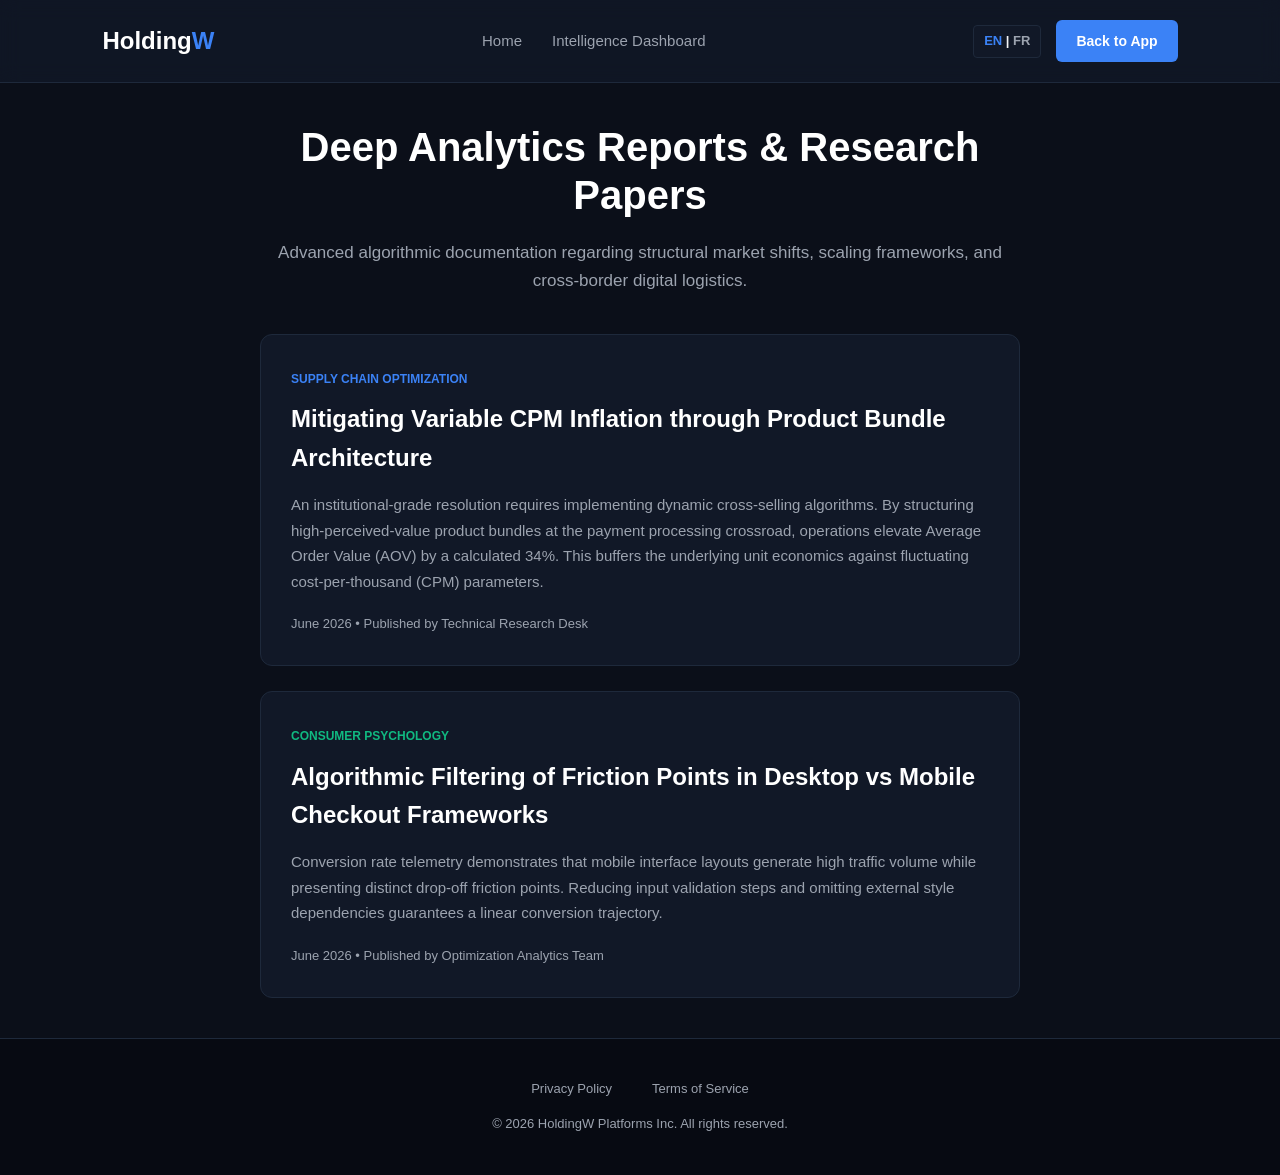
<file: blog.html>
<!DOCTYPE html>
<html lang="en">
<head>
    <meta charset="UTF-8">
    <meta name="viewport" content="width=device-width, initial-scale=1.0">
    <title>Advanced E-Commerce Intelligence Reports | HoldingW</title>
    <link rel="icon" type="image/png" href="https://img.icons8.com/fluency/48/w.png">
    
    <!-- SEO Tags Essentials -->
    <meta name="description" content="Advanced algorithmic documentation, structural market shifts, and e-commerce research papers by HoldingW Analytics.">
    <meta name="keywords" content="HoldingW, research papers, market analytics, e-commerce reports, HoldingW Analytics">
    <meta name="robots" content="index, follow">

    <link rel="stylesheet" href="style.css">
</head>
<body>

    <header>
        <div class="logo">Holding<span>W</span></div>
        <nav>
            <ul>
                <li><a href="index.html" data-i18n="navHome">Home</a></li>
                <li><a href="index.html" data-i18n="navDashboard">Intelligence Dashboard</a></li>
            </ul>
        </nav>
        
        <!-- سيستم اللغات المحفوظ ف الـ LocalStorage -->
        <div style="display: flex; align-items: center; gap: 15px;">
            <div style="font-size: 13px; font-weight: bold; background: #111827; padding: 5px 10px; border-radius: 4px; border: 1px solid #1e293b; user-select: none;">
                <span id="lang-en" onclick="switchLang('en')" style="cursor:pointer;">EN</span> | 
                <span id="lang-fr" onclick="switchLang('fr')" style="cursor:pointer;">FR</span>
            </div>
            <a href="index.html" class="btn-trial" data-i18n="blogBackBtn">Back to App</a>
        </div>
    </header>

    <section class="hero" style="padding: 40px 20px 20px 20px;">
        <h1 data-i18n="blogHeroTitle">Deep Analytics Reports & Research Papers</h1>
        <p data-i18n="blogHeroDesc">Advanced algorithmic documentation regarding structural market shifts, scaling frameworks, and cross-border digital logistics.</p>
    </section>

    <main style="max-width: 800px; margin: 20px auto; padding: 0 20px;">
        
        <!-- Report 1 -->
        <article style="background-color: var(--card-bg); border: 1px solid #1e293b; border-radius: 12px; padding: 30px; margin-bottom: 25px;">
            <span data-i18n="blogArt1Cat" style="color: var(--accent-color); font-size: 12px; font-weight: bold; text-transform: uppercase;">Supply Chain Optimization</span>
            <h2 data-i18n="blogArt1Title" style="color: #fff; font-size: 24px; margin: 10px 0 15px 0;">Mitigating Variable CPM Inflation through Product Bundle Architecture</h2>
            <p data-i18n="blogArt1Desc" style="color: var(--text-muted); font-size: 15px; line-height: 1.7;">
                An institutional-grade resolution requires implementing dynamic cross-selling algorithms. By structuring high-perceived-value product bundles at the payment processing crossroad, operations elevate Average Order Value (AOV) by a calculated 34%. This buffers the underlying unit economics against fluctuating cost-per-thousand (CPM) parameters.
            </p>
            <div data-i18n="blogArt1Meta" style="margin-top: 20px; font-size: 13px; color: var(--text-muted);">June 2026 • Published by Technical Research Desk</div>
        </article>

        <!-- Report 2 -->
        <article style="background-color: var(--card-bg); border: 1px solid #1e293b; border-radius: 12px; padding: 30px; margin-bottom: 25px;">
            <span data-i18n="blogArt2Cat" style="color: var(--success); font-size: 12px; font-weight: bold; text-transform: uppercase;">Consumer Psychology</span>
            <h2 data-i18n="blogArt2Title" style="color: #fff; font-size: 24px; margin: 10px 0 15px 0;">Algorithmic Filtering of Friction Points in Desktop vs Mobile Checkout Frameworks</h2>
            <p data-i18n="blogArt2Desc" style="color: var(--text-muted); font-size: 15px; line-height: 1.7;">
                Conversion rate telemetry demonstrates that mobile interface layouts generate high traffic volume while presenting distinct drop-off friction points. Reducing input validation steps and omitting external style dependencies guarantees a linear conversion trajectory.
            </p>
            <div data-i18n="blogArt2Meta" style="margin-top: 20px; font-size: 13px; color: var(--text-muted);">June 2026 • Published by Optimization Analytics Team</div>
        </article>

    </main>

    <!-- الفوتر المطور لضمان معايير AdSense ف هاد الصفحة -->
    <footer style="margin-top: 40px;">
        <div class="footer-links" style="margin-bottom: 15px;">
            <a onclick="openModal('privacyModal')" data-i18n="footerPrivacy" style="cursor: pointer; margin: 0 10px;">Privacy Policy</a>
            <a onclick="openModal('termsModal')" data-i18n="footerTerms" style="cursor: pointer; margin: 0 10px;">Terms of Service</a>
        </div>
        <p data-i18n="footerRights">&copy; 2026 HoldingW Platforms Inc. All rights reserved.</p>
    </footer>

    <!-- ================= MODALS SECTION (السياسات المطولة مدمجة هنا ديناميكياً) ================= -->
    
    <!-- Privacy Policy Modal -->
    <div id="privacyModal" class="modal">
        <div class="modal-content" style="max-height: 80vh; overflow-y: auto; text-align: left; padding: 30px;">
            <span class="close-modal" onclick="closeModal('privacyModal')">&times;</span>
            <h2 data-i18n="privacyTitle" style="color: #fff; margin-bottom: 20px; border-bottom: 1px solid #1e293b; padding-bottom: 10px;">Privacy Policy</h2>
            <div data-i18n="privacyContent" style="color: var(--text-muted); line-height: 1.7; font-size: 14px; white-space: pre-line;"></div>
        </div>
    </div>

    <!-- Terms of Service Modal -->
    <div id="termsModal" class="modal">
        <div class="modal-content" style="max-height: 80vh; overflow-y: auto; text-align: left; padding: 30px;">
            <span class="close-modal" onclick="closeModal('termsModal')">&times;</span>
            <h2 data-i18n="termsTitle" style="color: #fff; margin-bottom: 20px; border-bottom: 1px solid #1e293b; padding-bottom: 10px;">Terms of Service</h2>
            <div data-i18n="termsContent" style="color: var(--text-muted); line-height: 1.7; font-size: 14px; white-space: pre-line;"></div>
        </div>
    </div>

    <!-- عيطنا لملف الـ JavaScript مع وسم كسر الكاش لضمان التحديث الفوري -->
    <script src="app.js?v=1.1"></script>
</body>
</html>
</file>
<file: style.css>
:root {
    --bg-color: #0b0f19;
    --card-bg: #111827;
    --accent-color: #3b82f6;
    --text-main: #f3f4f6;
    --text-muted: #9ca3af;
    --success: #10b981;
    --warning: #f59e0b;
}

* { margin: 0; padding: 0; box-sizing: border-box; font-family: 'Segoe UI', sans-serif; }
body { background-color: var(--bg-color); color: var(--text-main); line-height: 1.6; }

header {
    display: flex; justify-content: space-between; align-items: center; padding: 20px 8%;
    background-color: rgba(17, 24, 39, 0.8); backdrop-filter: blur(10px); position: sticky; top: 0; z-index: 100; border-bottom: 1px solid #1e293b;
}
.logo { font-size: 24px; font-weight: bold; color: #fff; }
.logo span { color: var(--accent-color); }
nav ul { display: flex; list-style: none; gap: 30px; }
nav ul li a { color: var(--text-muted); text-decoration: none; font-size: 15px; font-weight: 500; transition: color 0.2s; }
nav ul li a:hover { color: #fff; }

.btn-trial {
    background-color: var(--accent-color); color: #fff; padding: 10px 20px;
    border-radius: 6px; text-decoration: none; font-weight: bold; font-size: 14px; cursor: pointer;
}

.hero { text-align: center; padding: 60px 20px 30px 20px; max-width: 800px; margin: 0 auto; }
.hero h1 { font-size: 40px; font-weight: 800; margin-bottom: 20px; color: #fff; line-height: 1.2; }
.hero p { color: var(--text-muted); font-size: 17px; }

.scanner-container { max-width: 1000px; margin: 20px auto; background-color: var(--card-bg); border: 1px solid #1e293b; border-radius: 12px; padding: 30px; }

/* Responsive Grid for Products */
.products-grid {
    display: grid; 
    grid-template-columns: 140px 1fr auto; 
    gap: 25px; 
    align-items: center;
    padding: 20px; 
    border-bottom: 1px solid #1e293b; 
    background-color: #0d1321; 
    margin-bottom: 15px; 
    border-radius: 8px;
    width: 100%;
}

@media (max-width: 768px) {
    .products-grid {
        grid-template-columns: 1fr;
        text-align: center;
        justify-items: center;
    }
    header { padding: 15px 4%; }
    nav { display: none; } /* Mobile optimization */
}

.img-container { 
    width: 140px; 
    height: 100px; 
    background-color: #1f2937; 
    border-radius: 6px; 
    border: 1px solid #374151; 
    overflow: hidden;
    display: flex; 
    justify-content: center; 
    align-items: center;
}
.img-container img { width: 100%; height: 100%; object-fit: cover; transition: transform 0.3s ease; }
.products-grid:hover .img-container img { transform: scale(1.08); }

.product-details { display: flex; flex-direction: column; justify-content: center; }
.product-details h3 { color: #fff; font-size: 18px; margin-bottom: 8px; font-weight: 600; text-align: left; }
@media (max-width: 768px) { .product-details h3 { text-align: center; } }
.product-details p { color: var(--text-muted); font-size: 14px; margin-bottom: 8px; }

.badge-container { display: flex; gap: 8px; flex-wrap: wrap; margin-top: 5px; }
@media (max-width: 768px) { .badge-container { justify-content: center; } }
.trend-badge { background-color: rgba(16, 185, 129, 0.1); color: var(--success); padding: 4px 10px; border-radius: 20px; font-size: 12px; font-weight: bold; }
.platform-badge { background-color: rgba(59, 130, 246, 0.1); color: var(--accent-color); padding: 4px 10px; border-radius: 20px; font-size: 12px; font-weight: bold; }

.btn-link {
    background-color: var(--accent-color); color: white; border: none; padding: 12px 20px;
    border-radius: 6px; font-size: 14px; cursor: pointer; font-weight: bold; text-decoration: none; 
    white-space: nowrap; transition: background 0.2s;
}
.btn-link:hover { background-color: #2563eb; }

.cpa-lock-box {
    margin-top: 30px; text-align: center; background: linear-gradient(180deg, rgba(17,24,39,0) 0%, rgba(17,24,39,1) 100%);
    padding: 30px; border-radius: 8px; border: 2px dashed #374151;
}
.btn-unlock { background-color: var(--warning); color: #000; border: none; padding: 12px 25px; border-radius: 8px; font-weight: bold; cursor: pointer; width: 100%; font-size: 16px; margin-top: 15px; }

footer { margin-top: 60px; background-color: #070a12; padding: 40px 20px; border-top: 1px solid #1e293b; text-align: center; color: var(--text-muted); font-size: 13px; }
.footer-links { margin-bottom: 15px; display: flex; justify-content: center; gap: 20px; flex-wrap: wrap; }
.footer-links a { color: var(--text-muted); text-decoration: none; font-weight: 500; cursor: pointer; transition: color 0.2s; }
.footer-links a:hover { color: var(--accent-color); }

/* Modals Styling */
.modal { display: none; position: fixed; top: 0; left: 0; width: 100%; height: 100%; background-color: rgba(0, 0, 0, 0.8); backdrop-filter: blur(5px); z-index: 1000; justify-content: center; align-items: center; padding: 20px; }
.modal-content { background-color: #111827; border: 1px solid #1e293b; padding: 30px; border-radius: 12px; max-width: 700px; width: 100%; max-height: 80vh; overflow-y: auto; position: relative; color: #f3f4f6; text-align: left; }
.modal-content h2 { color: #fff; margin-bottom: 20px; border-bottom: 1px solid #1e293b; padding-bottom: 10px; font-size: 22px; }
.modal-content h3 { color: #fff; margin: 15px 0 5px 0; font-size: 16px; }
.modal-content p { font-size: 14px; color: #9ca3af; margin-bottom: 15px; line-height: 1.6; }
.close-modal { position: absolute; top: 15px; right: 20px; font-size: 28px; color: #9ca3af; cursor: pointer; font-weight: bold; }
.close-modal:hover { color: #fff; }

.chart-box { background: #070a12; border: 1px solid #1e293b; border-radius: 6px; padding: 15px; margin: 15px 0; display: flex; justify-content: space-around; text-align: center; }
.chart-stat { font-size: 20px; font-weight: bold; color: var(--success); }
</file>
